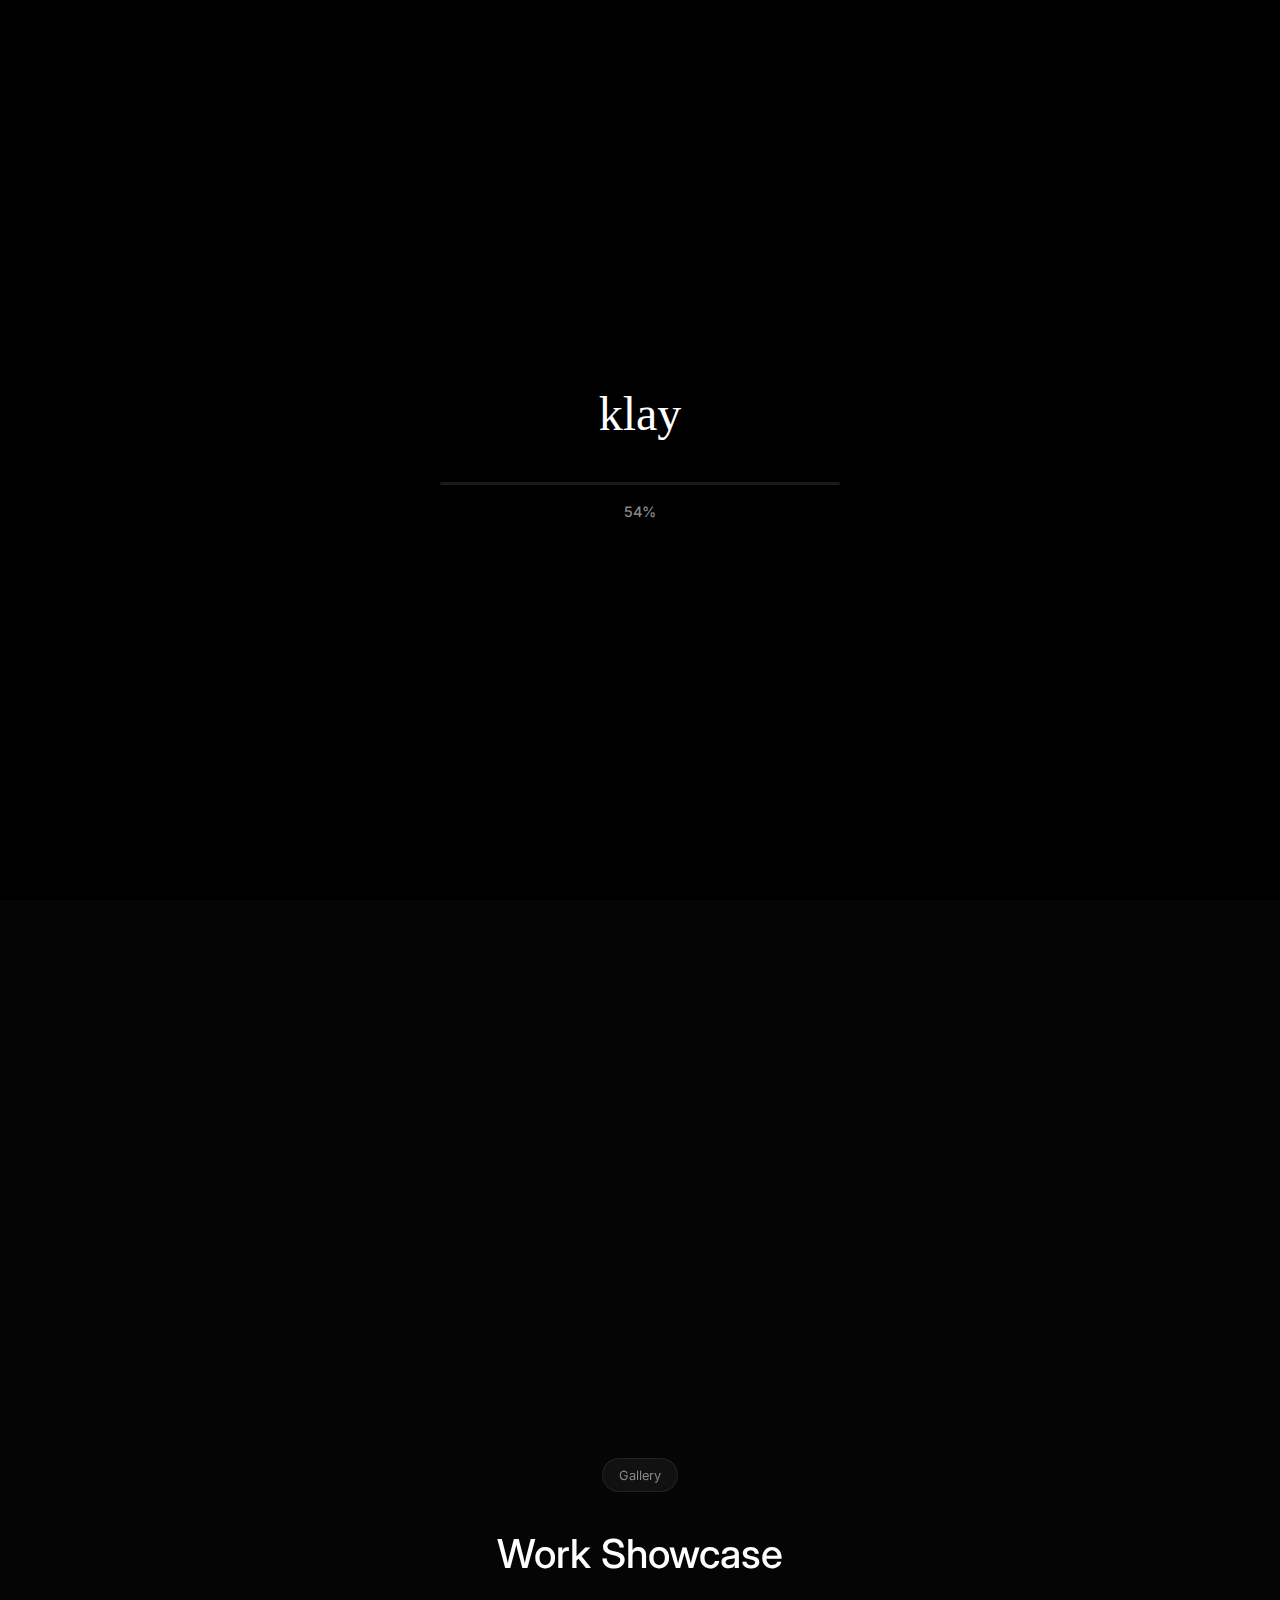
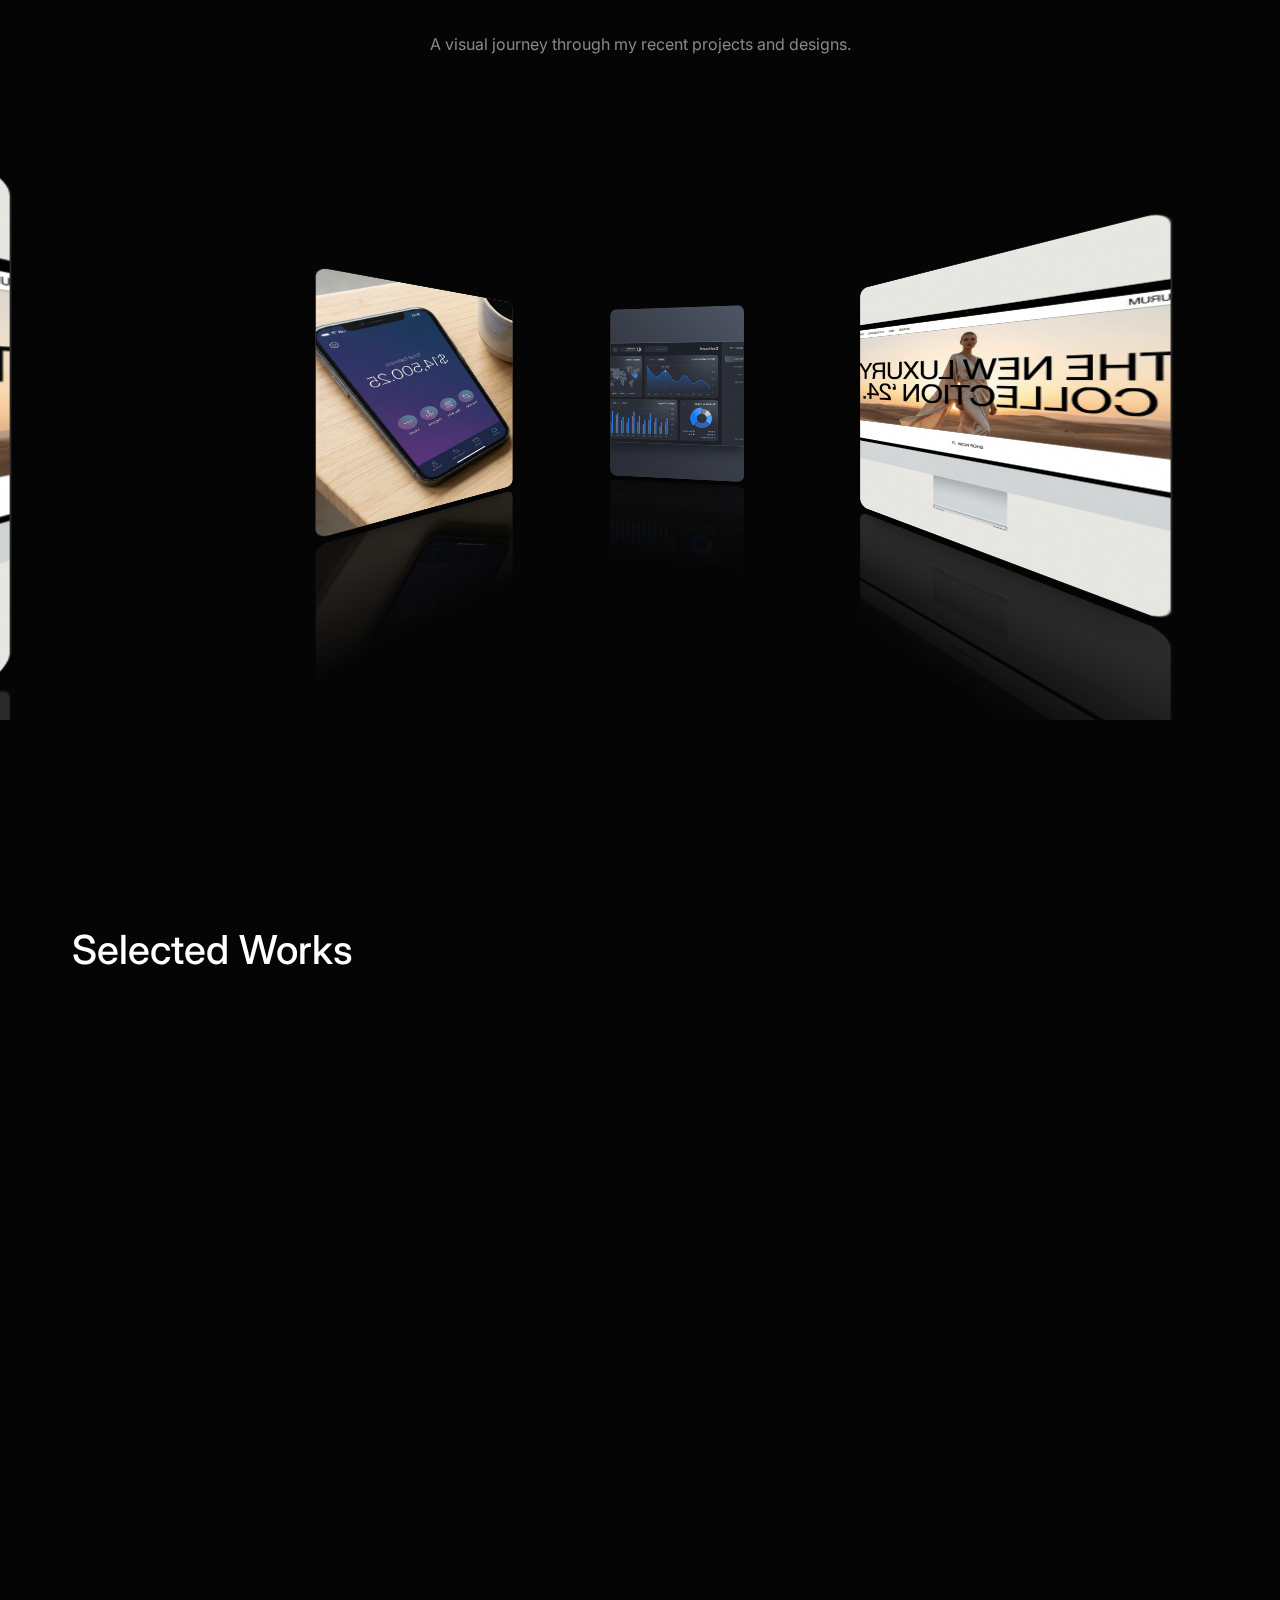
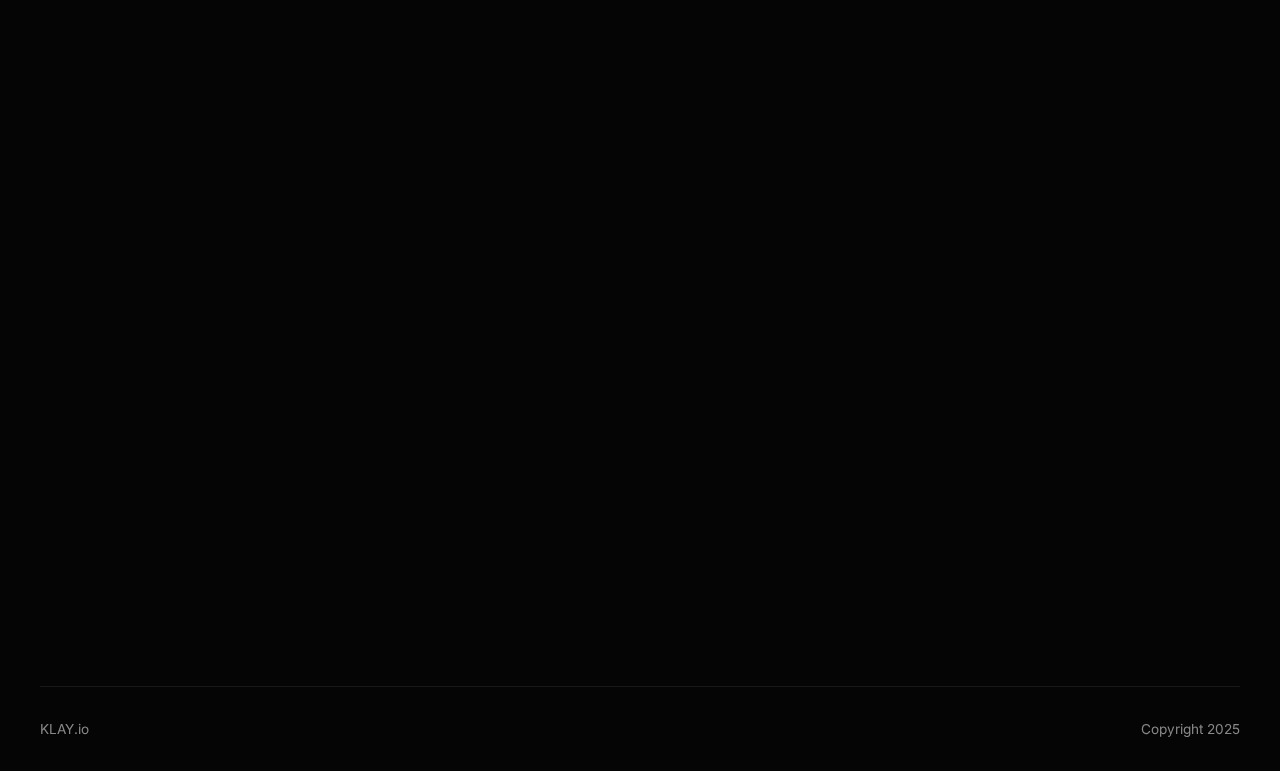
<file: index.html>
<!DOCTYPE html>
<html lang="en">
<head>
  <meta charset="UTF-8">
  <meta name="viewport" content="width=device-width, initial-scale=1.0">
  <title>Agu Kelechi | Portfolio</title>
  <link rel="preconnect" href="https://fonts.googleapis.com">
  <link rel="preconnect" href="https://fonts.gstatic.com" crossorigin>
  <link href="https://fonts.googleapis.com/css2?family=Inter:wght@300;400;500;600;700&family=Permanent+Marker&display=swap" rel="stylesheet">
  <link rel="icon" type="image/jpeg" href="assets/profile.jpg">
  <link rel="stylesheet" href="style.css">
</head>
<body>
  <!-- Preloader -->
  <div class="preloader">
    <div class="preloader-content">
      <div class="loader-logo">klay</div>
      <div class="loader-bar">
        <div class="loader-progress"></div>
      </div>
      <div class="loader-percentage">0%</div>
    </div>
  </div>

  <canvas id="waveform"></canvas>

  <header class="site-header">
    <div class="container flex justify-between items-center">
      <a href="#" class="logo">klay</a>
      <nav>
        <ul class="flex gap-6">
          <li><a href="index.html">Home</a></li>
          <li><a href="#projects">Projects</a></li>
          <li><a href="about.html">About</a></li>
        </ul>
      </nav>
      <a href="#contact" class="btn-small desktop-only">Let's Talk</a>
      
      <!-- Mobile Menu Button -->
      <button class="mobile-menu-btn" aria-label="Toggle Menu">
        <span></span>
        <span></span>
      </button>
    </div>
  </header>

  <!-- Mobile Menu Overlay -->
  <div class="mobile-menu">
    <nav>
      <ul>
        <li><a href="index.html" onclick="toggleMobileMenu()">Home</a></li>
        <li><a href="#projects" onclick="toggleMobileMenu()">Projects</a></li>
        <li><a href="about.html" onclick="toggleMobileMenu()">About</a></li>
        <li><a href="#contact" onclick="toggleMobileMenu()">Contact</a></li>
      </ul>
    </nav>
  </div>

  <main id="home">
    <!-- Hero Section -->
    <section class="hero container text-center reveal-on-scroll">
      <button class="badge-link" onclick="openSpotifyPlayer()">
        <div class="badge">
          <span class="playing-icon">🎵</span> Now Playing: Huntin Wabbitz - J. Cole
        </div>
      </button>
      <h1 class="hero-title">
        Building digital<br>experiences that matter.
      </h1>
      <p class="hero-subtitle">
        Hi, I'm Agu Kelechi, an IT professional and Product Designer with expertise in infrastructure management, network engineering, and user experience design. I create secure, scalable systems and intuitive digital products.
      </p>
      
      <div class="cta-wrapper">
        <a href="#projects" class="btn-glow">
          View Projects
          <svg width="20" height="20" viewBox="0 0 24 24" fill="none" stroke="currentColor" stroke-width="2"><line x1="5" y1="12" x2="19" y2="12"></line><polyline points="12 5 19 12 12 19"></polyline></svg>
        </a>
      </div>

        <div class="tech-logos-wrapper">
          <div class="tech-logos-track">
            <!-- Original Set -->
            <div class="tech-logo">Figma</div>
            <div class="tech-logo">React</div>
            <div class="tech-logo">Next.js</div>
            <div class="tech-logo">TypeScript</div>
            <div class="tech-logo">Tailwind</div>
            <div class="tech-logo">Node.js</div>
            <div class="tech-logo">Solidity</div>
            <div class="tech-logo">Web3.js</div>
            
            <!-- Duplicate Set for Infinite Scroll -->
            <div class="tech-logo">Figma</div>
            <div class="tech-logo">React</div>
            <div class="tech-logo">Next.js</div>
            <div class="tech-logo">TypeScript</div>
            <div class="tech-logo">Tailwind</div>
            <div class="tech-logo">Node.js</div>
            <div class="tech-logo">Solidity</div>
            <div class="tech-logo">Web3.js</div>
          </div>
        </div>
      </div>
    </section>

    <!-- Stats Section -->
    <section class="stats container grid-3 reveal-on-scroll">
      <div class="card glass-card">
        <div class="card-content">
          <h2><span class="stat-counter" data-target="3">0</span> Years</h2>
          <p>Experience</p>
          <span class="card-desc">Blending design insight with emerging front-end skills.</span>
        </div>
      </div>
      <div class="card glass-card">
        <div class="card-content">
          <h2>+<span class="stat-counter" data-target="7">0</span></h2>
          <p>Projects</p>
          <span class="card-desc">Clean, responsive interfaces solving real problems.</span>
        </div>
      </div>
      <div class="card glass-card">
        <div class="card-content">
          <h2>+<span class="stat-counter" data-target="5">0</span></h2>
          <p>Certifications</p>
          <span class="card-desc">Verified credentials reflecting continuous growth.</span>
        </div>
      </div>
    </section>

    <!-- 3D Carousel Gallery Section -->
    <section class="gallery-carousel-section">
      <div class="container">
        <div class="badge">Gallery</div>
        <h2 class="section-title">Work Showcase</h2>
        <p class="section-subtitle" style="max-width: 700px; margin: 0 auto 4rem;">
          A visual journey through my recent projects and designs.
        </p>
      </div>
      
      <div class="carousel-3d-wrapper">
        <div class="carousel-3d" id="carousel3d">
          <div class="carousel-item" style="--i: 0">
            <img src="assets/work1.png" alt="Dashboard UI" />
          </div>
          <div class="carousel-item" style="--i: 1">
            <img src="assets/work2.png" alt="Mobile Banking App" />
          </div>
          <div class="carousel-item" style="--i: 2">
            <img src="assets/work3.png" alt="Fashion E-commerce" />
          </div>
          <div class="carousel-item" style="--i: 3">
            <img src="assets/work1.png" alt="Dashboard UI" />
          </div>
          <div class="carousel-item" style="--i: 4">
            <img src="assets/work2.png" alt="Mobile Banking App" />
          </div>
          <div class="carousel-item" style="--i: 5">
            <img src="assets/work3.png" alt="Fashion E-commerce" />
          </div>
        </div>
      </div>
    </section>

    <!-- Projects Section -->
    <section id="projects" class="projects container">
      <h2 class="section-title">Selected Works</h2>
      <div class="grid-2">
        <!-- Project 1 -->
        <a href="https://www.behance.net/gallery/229162011/Rethinking-the-iOS-Home-Experience" target="_blank" class="card glass-card project-card reveal-on-scroll">
          <div class="card-content">
            <div class="card-header flex justify-between items-center">
              <span class="year">2025</span>
              <svg class="arrow-icon" width="20" height="20" viewBox="0 0 24 24" fill="none" stroke="currentColor" stroke-width="2"><line x1="7" y1="17" x2="17" y2="7"></line><polyline points="7 7 17 7 17 17"></polyline></svg>
            </div>
            <h3>iOS Home Customization</h3>
            <p>A concept redesign that simplifies home screen customization while preserving Apple’s clean experience.</p>
            <div class="tags flex gap-2">
              <span class="tag">Figma</span>
              <span class="tag">Notion</span>
            </div>
          </div>
        </a>

        <!-- Project 2 -->
        <a href="https://www.behance.net/gallery/211489705/Fluento" target="_blank" class="card glass-card project-card reveal-on-scroll">
          <div class="card-content">
            <div class="card-header flex justify-between items-center">
              <span class="year">2024</span>
              <svg class="arrow-icon" width="20" height="20" viewBox="0 0 24 24" fill="none" stroke="currentColor" stroke-width="2"><line x1="7" y1="17" x2="17" y2="7"></line><polyline points="7 7 17 7 17 17"></polyline></svg>
            </div>
            <h3>Fluento</h3>
            <p>A language learning app designed to make daily practice intuitive and engaging.</p>
            <div class="tags flex gap-2">
              <span class="tag">Figma</span>
              <span class="tag">Notion</span>
            </div>
          </div>
        </a>

        <!-- Project 3 -->
        <a href="https://www.behance.net/gallery/191061333/ACTIVE8" target="_blank" class="card glass-card project-card reveal-on-scroll">
          <div class="card-content">
            <div class="card-header flex justify-between items-center">
              <span class="year">2024</span>
              <svg class="arrow-icon" width="20" height="20" viewBox="0 0 24 24" fill="none" stroke="currentColor" stroke-width="2"><line x1="7" y1="17" x2="17" y2="7"></line><polyline points="7 7 17 7 17 17"></polyline></svg>
            </div>
            <h3>Active8</h3>
            <p>A fitness and wellness app built to motivate consistency through simple tracking.</p>
            <div class="tags flex gap-2">
              <span class="tag">Figma</span>
              <span class="tag">ChatGPT</span>
            </div>
          </div>
        </a>

        <!-- Project 4 -->
        <a href="https://www.behance.net/gallery/207566525/UX-Design-for-QR-Code-Payment-Fintech-App" target="_blank" class="card glass-card project-card reveal-on-scroll">
          <div class="card-content">
            <div class="card-header flex justify-between items-center">
              <span class="year">2024</span>
              <svg class="arrow-icon" width="20" height="20" viewBox="0 0 24 24" fill="none" stroke="currentColor" stroke-width="2"><line x1="7" y1="17" x2="17" y2="7"></line><polyline points="7 7 17 7 17 17"></polyline></svg>
            </div>
            <h3>Watashi</h3>
            <p>A fintech UX research project focused on simplifying financial decision-making.</p>
            <div class="tags flex gap-2">
              <span class="tag">Figma</span>
              <span class="tag">ChatGPT</span>
            </div>
          </div>
        </a>
      </div>
    </section>

    <!-- Creative Process Section -->
    <section class="process container reveal-on-scroll">
      <div class="badge">How I Work</div>
      <h2 class="section-title">My Creative Process</h2>
      <p class="section-subtitle" style="max-width: 700px; margin: 0 auto 4rem;">
        A structured approach to turning ideas into impactful digital experiences.
      </p>

      <div class="process-grid">
        <!-- Step 1: Discover -->
        <div class="process-card glass-card">
          <div class="process-number">01</div>
          <div class="process-icon">
            <svg width="32" height="32" viewBox="0 0 24 24" fill="none" stroke="currentColor" stroke-width="2">
              <circle cx="11" cy="11" r="8"></circle>
              <path d="m21 21-4.35-4.35"></path>
            </svg>
          </div>
          <h3>Discover</h3>
          <p>Research user needs, analyze competitors, and gather insights to understand the problem space deeply.</p>
        </div>

        <!-- Step 2: Define -->
        <div class="process-card glass-card">
          <div class="process-number">02</div>
          <div class="process-icon">
            <svg width="32" height="32" viewBox="0 0 24 24" fill="none" stroke="currentColor" stroke-width="2">
              <path d="M12 20h9"></path>
              <path d="M16.5 3.5a2.121 2.121 0 0 1 3 3L7 19l-4 1 1-4L16.5 3.5z"></path>
            </svg>
          </div>
          <h3>Define</h3>
          <p>Frame the core problem, establish goals, and create a strategic roadmap for the solution.</p>
        </div>

        <!-- Step 3: Design -->
        <div class="process-card glass-card">
          <div class="process-number">03</div>
          <div class="process-icon">
            <svg width="32" height="32" viewBox="0 0 24 24" fill="none" stroke="currentColor" stroke-width="2">
              <rect x="3" y="3" width="18" height="18" rx="2" ry="2"></rect>
              <line x1="9" y1="9" x2="15" y2="15"></line>
              <line x1="15" y1="9" x2="9" y2="15"></line>
            </svg>
          </div>
          <h3>Design</h3>
          <p>Prototype interfaces, iterate based on feedback, and refine the visual and interaction design.</p>
        </div>

        <!-- Step 4: Deliver -->
        <div class="process-card glass-card">
          <div class="process-number">04</div>
          <div class="process-icon">
            <svg width="32" height="32" viewBox="0 0 24 24" fill="none" stroke="currentColor" stroke-width="2">
              <polyline points="20 6 9 17 4 12"></polyline>
            </svg>
          </div>
          <h3>Deliver</h3>
          <p>Implement the solution, optimize performance, and ensure seamless handoff to development teams.</p>
        </div>
      </div>
    </section>

    <!-- Testimonials Section (Split Layout) -->
    <section id="testimonials" class="testimonials container">
      <div class="testimonials-split">
        <!-- Left Side: Static Content -->
        <div class="testimonials-static reveal-on-scroll">
          <div class="badge">Testimonials</div>
          <h2 class="section-title">Proven results,<br>delivered</h2>
          <p class="section-subtitle">
            See how leading teams are scaling their products with my design solutions.
          </p>
        </div>

        <!-- Right Side: Infinite Scroll -->
        <div class="testimonials-marquee-wrapper reveal-on-scroll">
          <div class="testimonials-track">
            <!-- Card 1 -->
            <div class="card glass-card testimonial-card">
              <div class="card-content">
                <div class="stat-number text-orange">2x</div>
                <p class="stat-desc">Faster development cycles with clean code handoffs.</p>
                <p class="quote">"Kelechi bridges the gap between design and engineering perfectly. The pixel-perfect implementation saved us weeks of back-and-forth."</p>
                <div class="author flex items-center gap-3">
                  <img src="assets/avatar1.png" alt="David Chen" class="avatar-small">
                  <div>
                    <h4>David Chen</h4>
                    <span class="role">VP Design, Airbnb</span>
                  </div>
                </div>
              </div>
            </div>

            <!-- Card 2 -->
            <div class="card glass-card testimonial-card">
              <div class="card-content">
                <div class="stat-number">30<span class="stat-unit">%</span></div>
                <p class="stat-desc">Conversion rate uplift on the new landing page.</p>
                <p class="quote">"Incredible turnaround time without sacrificing quality. The new landing page converted 30% better immediately."</p>
                <div class="author flex items-center gap-3">
                  <img src="assets/avatar3.png" alt="Emma Davis" class="avatar-small">
                  <div>
                    <h4>Emma Davis</h4>
                    <span class="role">CMO, Linear</span>
                  </div>
                </div>
              </div>
            </div>

            <!-- Card 3 -->
            <div class="card glass-card testimonial-card">
              <div class="card-content">
                <div class="stat-number text-orange">Premium</div>
                <p class="stat-desc">Visuals that elevate the brand instantly.</p>
                <p class="quote">"The animation work added that premium feel we were missing. Truly world-class attention to detail."</p>
                <div class="author flex items-center gap-3">
                  <img src="assets/avatar2.png" alt="Michael Chang" class="avatar-small">
                  <div>
                    <h4>Michael Chang</h4>
                    <span class="role">Founder, Vercel</span>
                  </div>
                </div>
              </div>
            </div>

            <!-- DUPLICATES -->
            <div class="card glass-card testimonial-card">
              <div class="card-content">
                <div class="stat-number text-orange">2x</div>
                <p class="stat-desc">Faster development cycles with clean code handoffs.</p>
                <p class="quote">"Kelechi bridges the gap between design and engineering perfectly. The pixel-perfect implementation saved us weeks of back-and-forth."</p>
                <div class="author flex items-center gap-3">
                  <img src="assets/avatar1.png" alt="David Chen" class="avatar-small">
                  <div>
                    <h4>David Chen</h4>
                    <span class="role">VP Design, Airbnb</span>
                  </div>
                </div>
              </div>
            </div>

            <div class="card glass-card testimonial-card">
              <div class="card-content">
                <div class="stat-number">30<span class="stat-unit">%</span></div>
                <p class="stat-desc">Conversion rate uplift on the new landing page.</p>
                <p class="quote">"Incredible turnaround time without sacrificing quality. The new landing page converted 30% better immediately."</p>
                <div class="author flex items-center gap-3">
                  <img src="assets/avatar3.png" alt="Emma Davis" class="avatar-small">
                  <div>
                    <h4>Emma Davis</h4>
                    <span class="role">CMO, Linear</span>
                  </div>
                </div>
              </div>
            </div>
            
             <div class="card glass-card testimonial-card">
              <div class="card-content">
                <div class="stat-number text-orange">Premium</div>
                <p class="stat-desc">Visuals that elevate the brand instantly.</p>
                <p class="quote">"The animation work added that premium feel we were missing. Truly world-class attention to detail."</p>
                <div class="author flex items-center gap-3">
                  <img src="assets/avatar2.png" alt="Michael Chang" class="avatar-small">
                  <div>
                    <h4>Michael Chang</h4>
                    <span class="role">Founder, Vercel</span>
                  </div>
                </div>
              </div>
            </div>

          </div>
        </div>
      </div>
    </section>

    <!-- Direct Connect Hub (Footer Replacement) -->
    <section id="contact" class="contact-hub container reveal-on-scroll">
      <div class="hub-header">
        <h2 class="hub-title">The Next<br>Conversation</h2>
        <p class="hub-subtitle">
          Crafting creative websites that engage your audience with storytelling, wit, and micro-interactions to make your brand unforgettable.
        </p>
      </div>
      
      <div class="hub-grid">
        <a href="mailto:kelechiogonnaya@gmail.com" class="hub-tile email-tile">
          <span class="tile-label">Email</span>
          <span class="tile-value">kelechiogonnaya@gmail.com</span>
          <svg class="arrow-icon" width="24" height="24" viewBox="0 0 24 24" fill="none" stroke="currentColor" stroke-width="2"><line x1="7" y1="17" x2="17" y2="7"></line><polyline points="7 7 17 7 17 17"></polyline></svg>
        </a>
        
        <div class="hub-tile social-tile">
          <span class="tile-label">Socials</span>
          <div class="social-links-grid">
            <a href="https://www.linkedin.com/in/agu-kelechi-5314a122a/" target="_blank" class="social-icon" aria-label="LinkedIn">
              <svg width="20" height="20" viewBox="0 0 24 24" fill="none" stroke="currentColor" stroke-width="2" stroke-linecap="round" stroke-linejoin="round"><path d="M16 8a6 6 0 0 1 6 6v7h-4v-7a2 2 0 0 0-2-2 2 2 0 0 0-2 2v7h-4v-7a6 6 0 0 1 6-6z"></path><rect x="2" y="9" width="4" height="12"></rect><circle cx="4" cy="4" r="2"></circle></svg>
            </a>
            <a href="https://www.behance.net/AguKelechi" target="_blank" class="social-icon" aria-label="Behance">
              <svg width="20" height="20" viewBox="0 0 24 24" fill="none" stroke="currentColor" stroke-width="2" stroke-linecap="round" stroke-linejoin="round"><path d="M3 7h5.5a2.5 2.5 0 1 1 0 5H3V7z"></path><path d="M3 12h6a3 3 0 1 1 0 6H3v-6z"></path><path d="M14 7h7"></path><path d="M16 12h5a3 3 0 1 0-5.5-2"></path></svg>
            </a>
            <a href="https://x.com/k4l4chi" target="_blank" class="social-icon" aria-label="Twitter/X">
              <svg width="20" height="20" viewBox="0 0 24 24" fill="none" stroke="currentColor" stroke-width="2" stroke-linecap="round" stroke-linejoin="round"><path d="M4 4l11.733 16h4.267l-11.733 -16z"></path><path d="M4 20l6.768 -6.768m2.46 -2.46l6.772 -6.772"></path></svg>
            </a>
            <a href="https://github.com/CommitMeMaybe" target="_blank" class="social-icon" aria-label="GitHub">
              <svg width="20" height="20" viewBox="0 0 24 24" fill="none" stroke="currentColor" stroke-width="2" stroke-linecap="round" stroke-linejoin="round"><path d="M9 19c-5 1.5-5-2.5-7-3m14 6v-3.87a3.37 3.37 0 0 0-.94-2.61c3.14-.35 6.44-1.54 6.44-7A5.44 5.44 0 0 0 20 4.77 5.07 5.07 0 0 0 19.91 1S18.73.65 16 2.48a13.38 13.38 0 0 0-7 0C6.27.65 5.09 1 5.09 1A5.07 5.07 0 0 0 5 4.77a5.44 5.44 0 0 0-1.5 3.78c0 5.42 3.3 6.61 6.44 7A3.37 3.37 0 0 0 9 18.13V22"></path></svg>
            </a>
          </div>
        </div>
        
        <a href="https://calendar.app.google/c1GpjAkm9Y2AxSgh8" target="_blank" class="hub-tile call-tile">
          <span class="tile-label">Book a Call</span>
          <span class="tile-value">Schedule 30 mins</span>
          <div class="calendar-icon">
             <svg width="24" height="24" viewBox="0 0 24 24" fill="none" stroke="currentColor" stroke-width="2"><rect x="3" y="4" width="18" height="18" rx="2" ry="2"></rect><line x1="16" y1="2" x2="16" y2="6"></line><line x1="8" y1="2" x2="8" y2="6"></line><line x1="3" y1="10" x2="21" y2="10"></line></svg>
          </div>
        </a>
      </div>
    </section>

  </main>

  <!-- Spotify Player Modal -->
  <div id="spotifyModal" class="spotify-modal">
    <div class="spotify-modal-content">
      <button class="spotify-modal-close" onclick="closeSpotifyPlayer()">&times;</button>
      <iframe 
        style="border-radius:8px" 
        src="https://open.spotify.com/embed/track/2cH8wHImerFokgmhjyhCTU?utm_source=generator&theme=0" 
        width="100%" 
        height="152" 
        frameBorder="0" 
        allowfullscreen="" 
        allow="autoplay; clipboard-write; encrypted-media; fullscreen; picture-in-picture" 
        loading="lazy">
      </iframe>
    </div>
  </div>

  <footer class="site-footer container flex justify-between items-center">
    <div class="footer-brand">KLAY.io</div>
    <div class="copyright">Copyright 2025</div>
  </footer>

  <script src="script.js"></script>
</body>
</html>
</file>
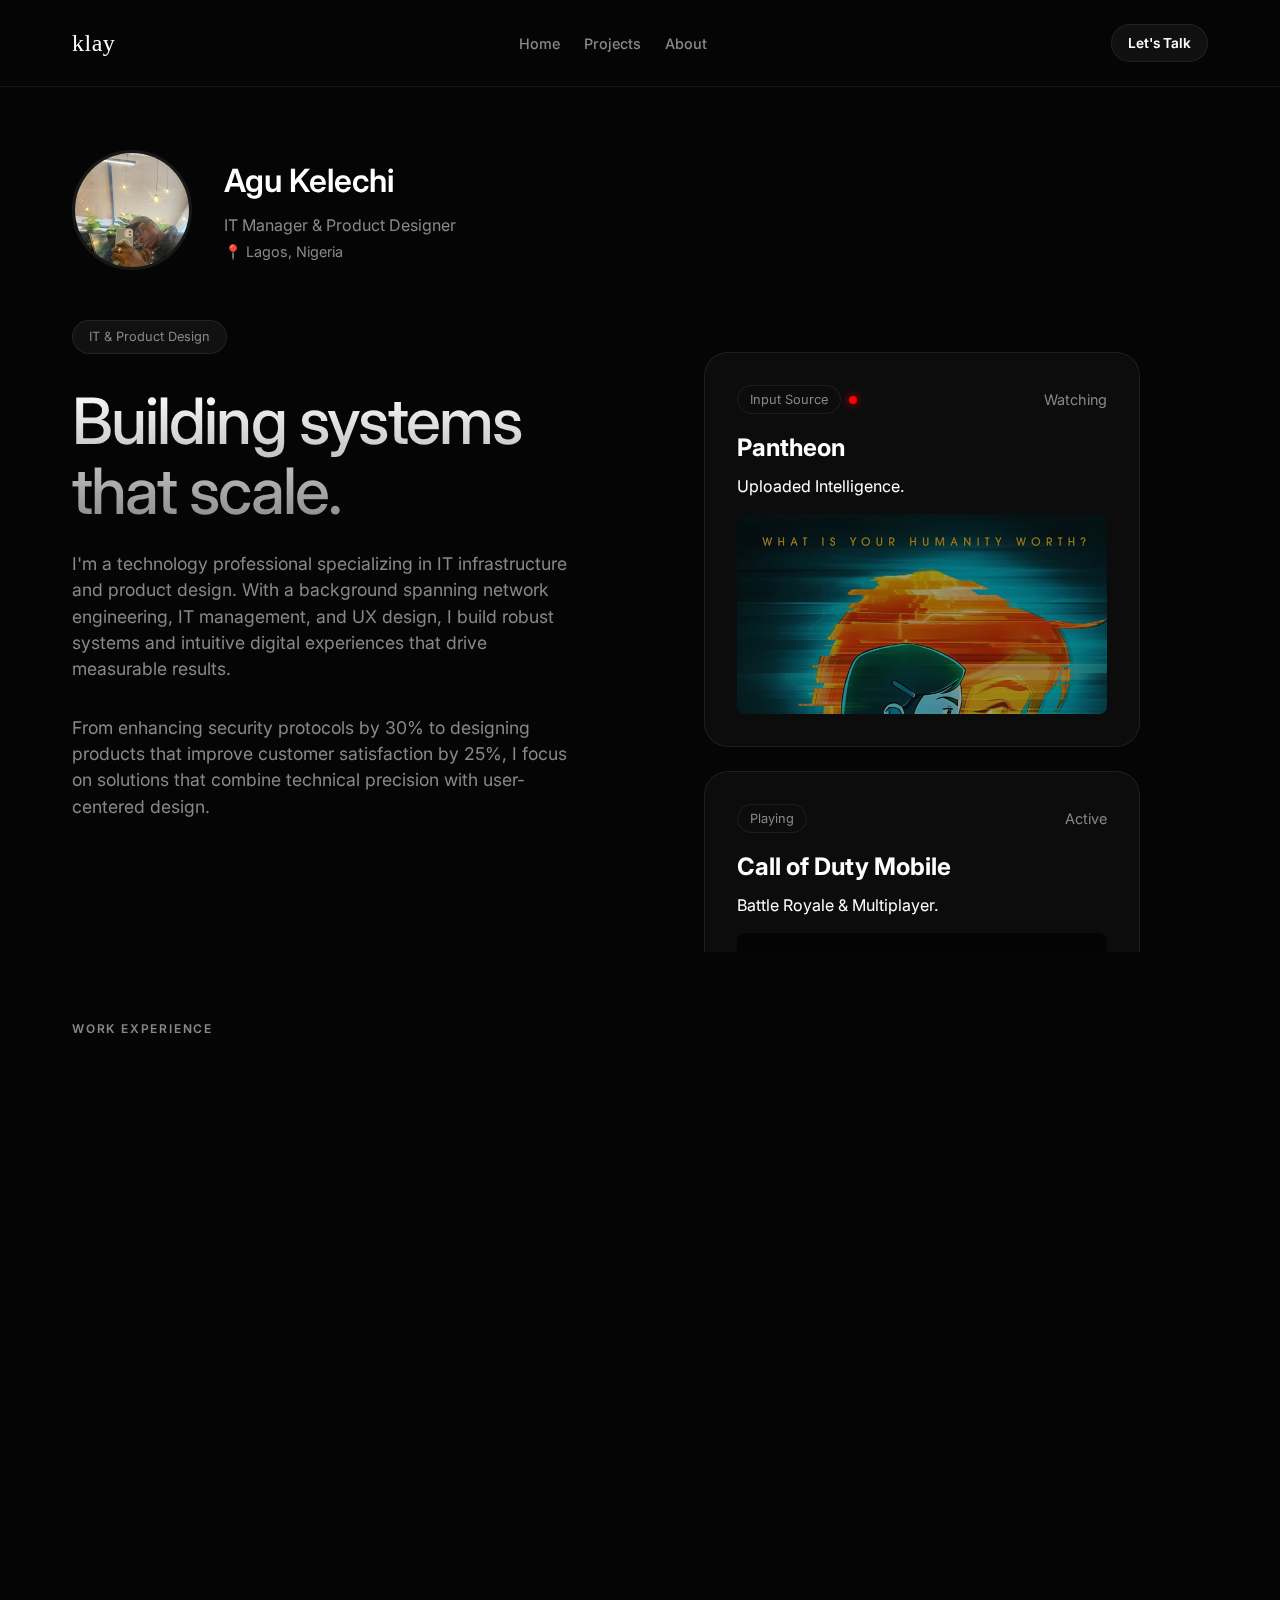
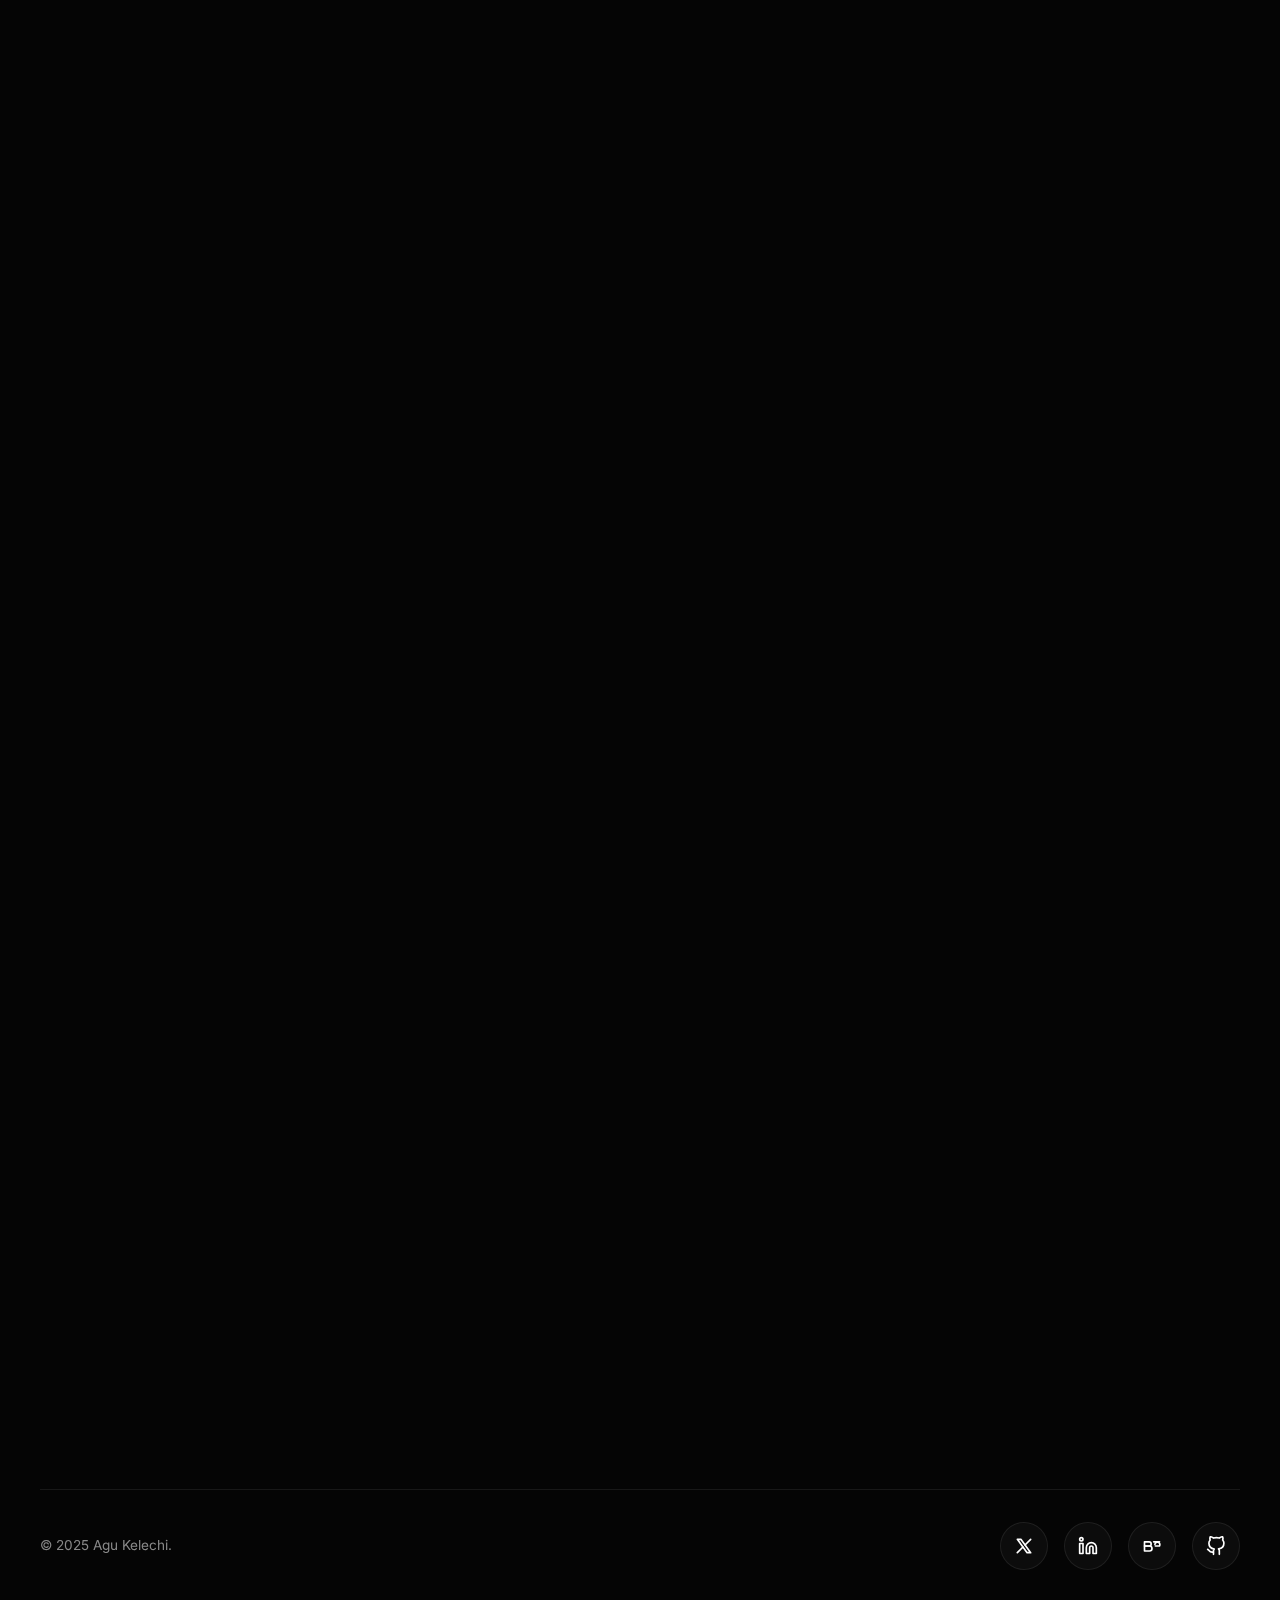
<file: about.html>
<!DOCTYPE html>
<html lang="en">
<head>
  <meta charset="UTF-8">
  <meta name="viewport" content="width=device-width, initial-scale=1.0">
  <title>About | Agu Kelechi</title>
  <link rel="preconnect" href="https://fonts.googleapis.com">
  <link rel="preconnect" href="https://fonts.gstatic.com" crossorigin>
  <link href="https://fonts.googleapis.com/css2?family=Inter:wght@300;400;500;600;700&family=Permanent+Marker&display=swap" rel="stylesheet">
  <link rel="stylesheet" href="style.css">
</head>
<body>
  <canvas id="waveform"></canvas>

  <header class="site-header">
    <div class="container flex justify-between items-center">
      <a href="index.html" class="logo">klay</a>
      <nav>
        <ul class="flex gap-6">
          <li><a href="index.html">Home</a></li>
          <li><a href="index.html#projects">Projects</a></li>
          <li><a href="about.html">About</a></li>
        </ul>
      </nav>
      <a href="index.html#contact" class="btn-small">Let's Talk</a>
    </div>
  </header>

  <main>
    <!-- Profile Section -->
    <section class="container" style="padding-top: 150px; padding-bottom: 50px;">
      <div class="profile-header reveal-on-scroll">
        <img src="assets/profile.jpg" alt="Agu Kelechi" class="profile-image">
        <div class="profile-info">
          <h2 class="profile-name">Agu Kelechi</h2>
          <p class="profile-title">IT Manager & Product Designer</p>
          <p class="profile-location">📍 Lagos, Nigeria</p>
        </div>
      </div>
    </section>

    <section class="container hero" style="padding-bottom: 100px; padding-top: 0;">
      <div class="testimonials-split" style="align-items: start;">
        
        <!-- Left: Bio -->
        <div class="testimonials-static reveal-on-scroll">
          <div class="badge">IT & Product Design</div>
          <h1 class="hero-title" style="font-size: 4rem;">Building systems<br>that scale.</h1>
          <p class="section-subtitle" style="max-width: 500px; margin-bottom: 2rem;">
            I'm a technology professional specializing in IT infrastructure and product design. With a background spanning network engineering, IT management, and UX design, I build robust systems and intuitive digital experiences that drive measurable results.
          </p>
          <p class="section-subtitle" style="max-width: 500px;">
            From enhancing security protocols by 30% to designing products that improve customer satisfaction by 25%, I focus on solutions that combine technical precision with user-centered design.
          </p>
        </div>

        <!-- Right: Bento Grid of Interests -->
        <div class="bento-grid-about reveal-on-scroll">
          <div class="bento-scroll-wrapper">
            <div class="bento-scroll-track">
              
              <!-- Item 1: Input Source (Media) -->
              <div class="glass-card bento-item media-card">
                <div class="card-header flex justify-between items-center">
                  <div class="flex items-center gap-2">
                    <span class="tag">Input Source</span>
                    <div class="recording-indicator"></div>
                  </div>
                  <span class="year">Watching</span>
                </div>
                
                <div class="media-content">
                  <h3 style="font-size: 1.5rem; margin-bottom: 0.5rem;">Pantheon</h3>
                  <p class="text-secondary">Uploaded Intelligence.</p>
                </div>
                
                <div class="show-thumbnail">
                  <img src="assets/pantheon-thumb.png" alt="Pantheon" />
                </div>
              </div>

              <!-- Item 2: Playing (Gaming) -->
              <div class="glass-card bento-item game-card">
                <div class="card-header flex justify-between items-center">
                  <span class="tag">Playing</span>
                  <span class="year">Active</span>
                </div>
                <h3 style="font-size: 1.5rem; margin-bottom: 0.5rem;">Call of Duty Mobile</h3>
                <p class="text-secondary">Battle Royale & Multiplayer.</p>
                <div class="game-thumbnail">
                  <img src="assets/cod-thumb.png" alt="Call of Duty Mobile" />
                </div>
              </div>

              <!-- Item 3: Simulation (Gaming) -->
              <div class="glass-card bento-item game-card">
                <div class="card-header flex justify-between items-center">
                  <span class="tag">Simulation</span>
                  <span class="year">Playing</span>
                </div>
                <h3 style="font-size: 1.5rem; margin-bottom: 0.5rem;">Cyberpunk 2077</h3>
                <p class="text-secondary">Phantom Liberty Expansion.</p>
                <div class="game-thumbnail">
                  <img src="assets/cyberpunk-thumb.png" alt="Cyberpunk 2077" />
                </div>
              </div>

              <!-- Item 4: Supporting (Football) -->
              <div class="glass-card bento-item game-card">
                <div class="card-header flex justify-between items-center">
                  <span class="tag">Supporting</span>
                  <span class="year">Always</span>
                </div>
                <h3 style="font-size: 1.5rem; margin-bottom: 0.5rem;">Manchester City</h3>
                <p class="text-secondary">Sky Blues. CTID.</p>
                <div class="game-thumbnail">
                  <img src="assets/mancity-thumb.png" alt="Manchester City" />
                </div>
              </div>

               <!-- Item 5: Stack (Tools) -->
               <div class="glass-card bento-item">
                <div class="card-header flex justify-between items-center">
                  <span class="tag">Toolkit</span>
                  <span class="year">Daily</span>
                </div>
                <div class="flex gap-3 flex-wrap">
                  <span class="tech-logo" style="font-size: 0.9rem;">VS Code</span>
                  <span class="tech-logo" style="font-size: 0.9rem;">Figma</span>
                  <span class="tech-logo" style="font-size: 0.9rem;">Arc</span>
                  <span class="tech-logo" style="font-size: 0.9rem;">Linear</span>
                </div>
              </div>

              <!-- Duplicate cards for infinite scroll -->
              <div class="glass-card bento-item media-card">
                <div class="card-header flex justify-between items-center">
                  <div class="flex items-center gap-2">
                    <span class="tag">Input Source</span>
                    <div class="recording-indicator"></div>
                  </div>
                  <span class="year">Watching</span>
                </div>
                
                <div class="media-content">
                  <div class="netflix-icon">
                    <svg width="24" height="24" viewBox="0 0 24 24" fill="none">
                      <path d="M5 3L8 21L13 3L16 21L19 3" stroke="#E50914" stroke-width="2" stroke-linecap="round" stroke-linejoin="round"/>
                    </svg>
                  </div>
                  <h3 style="font-size: 1.5rem; margin-bottom: 0.5rem;">Pantheon</h3>
                  <p class="text-secondary">Uploaded Intelligence.</p>
                </div>
                
                <div class="show-thumbnail">
                  <img src="assets/pantheon-thumb.png" alt="Pantheon" />
                </div>
              </div>

              <div class="glass-card bento-item game-card">
                <div class="card-header flex justify-between items-center">
                  <span class="tag">Playing</span>
                  <span class="year">Active</span>
                </div>
                <h3 style="font-size: 1.5rem; margin-bottom: 0.5rem;">Call of Duty Mobile</h3>
                <p class="text-secondary">Battle Royale & Multiplayer.</p>
                <div class="game-thumbnail">
                  <img src="assets/cod-thumb.png" alt="Call of Duty Mobile" />
                </div>
              </div>

              <div class="glass-card bento-item game-card">
                <div class="card-header flex justify-between items-center">
                  <span class="tag">Simulation</span>
                  <span class="year">Playing</span>
                </div>
                <h3 style="font-size: 1.5rem; margin-bottom: 0.5rem;">Cyberpunk 2077</h3>
                <p class="text-secondary">Phantom Liberty Expansion.</p>
              </div>

              <div class="glass-card bento-item game-card">
                <div class="card-header flex justify-between items-center">
                  <span class="tag">Supporting</span>
                  <span class="year">Always</span>
                </div>
                <h3 style="font-size: 1.5rem; margin-bottom: 0.5rem;">Manchester City</h3>
                <p class="text-secondary">Sky Blues. CTID.</p>
                <div class="game-thumbnail">
                  <img src="assets/mancity-thumb.png" alt="Manchester City" />
                </div>
              </div>

              <div class="glass-card bento-item">
                <div class="card-header flex justify-between items-center">
                  <span class="tag">Toolkit</span>
                  <span class="year">Daily</span>
                </div>
                <div class="flex gap-3 flex-wrap">
                  <span class="tech-logo" style="font-size: 0.9rem;">VS Code</span>
                  <span class="tech-logo" style="font-size: 0.9rem;">Figma</span>
                  <span class="tech-logo" style="font-size: 0.9rem;">Arc</span>
                  <span class="tech-logo" style="font-size: 0.9rem;">Linear</span>
                </div>
              </div>

              <!-- Item 6: AI Arts -->
              <div class="glass-card bento-item ai-art-card">
                <div class="card-header flex justify-between items-center">
                  <span class="tag">AI Arts</span>
                  <span class="year">Generated</span>
                </div>
                <h3 style="font-size: 1.5rem; margin-bottom: 0.5rem;">Digital Portraits</h3>
                <p class="text-secondary">AI-generated artwork.</p>
                <div class="ai-art-gallery">
                  <img src="assets/avatar1.png" alt="AI Art 1" class="ai-art-image active" />
                  <img src="assets/avatar2.png" alt="AI Art 2" class="ai-art-image" />
                  <img src="assets/avatar3.png" alt="AI Art 3" class="ai-art-image" />
                  <div class="ai-signature">Klay</div>
                </div>
              </div>
            </div>
          </div>
        </div>
      </div>
    </section>

    <!-- Work Experience Section -->
    <section class="container" style="padding-bottom: 100px;">
      <div class="work-experience">
        <h3 class="work-section-title">WORK EXPERIENCE</h3>
        
        <div class="work-item reveal-on-scroll">
          <div class="work-header">
            <div class="work-title-group">
              <h4 class="work-position">IT Manager | Targitt</h4>
              <p class="work-company">Experiential Limited</p>
            </div>
            <span class="work-date">May 2024 - Present</span>
          </div>
          <div class="work-description">
            <p>Installed and maintained IT infrastructure, enhancing security by 30%.</p>
            <p>Set up in-office internet system, boosting productivity.</p>
            <p>Collaborated with solar energy providers, ensuring uninterrupted power supply.</p>
            <p>Provided IT support with a 95% ticket resolution satisfaction rate.</p>
            <p>Trained 4 staff on new systems, increasing productivity by 19%.</p>
            <p>Managed software updates across 16 systems, optimizing performance.</p>
            <p>Implemented hardware protection strategies, securing systems.</p>
          </div>
        </div>

        <div class="work-item reveal-on-scroll">
          <div class="work-header">
            <div class="work-title-group">
              <h4 class="work-position">Product Designer | Winnovit</h4>
              <p class="work-company">Winnovit</p>
            </div>
            <span class="work-date">Jan 2024 - March 2024 (Remote)</span>
          </div>
          <div class="work-description">
            <p>Optimized product features using customer feedback, improving customer satisfaction by 25%.</p>
            <p>Developed 2 prototypes with rapid prototyping, reducing the product development cycle by 5%.</p>
            <p>Collaborated with engineers and product managers to ideate and brainstorm.</p>
            <p>Designed a user-friendly support center, decreasing user inquiries by 40% and increasing satisfaction by 16%.</p>
          </div>
        </div>

        <div class="work-item reveal-on-scroll">
          <div class="work-header">
            <div class="work-title-group">
              <h4 class="work-position">Network Engineering Intern | EKEDC</h4>
              <p class="work-company">Eko Electricity Distribution Company</p>
            </div>
            <span class="work-date">May 2020 - Nov 2020</span>
          </div>
          <div class="work-description">
            <p>Supported senior engineers in monitoring and troubleshooting network systems, significantly reducing downtime.</p>
            <p>Assisted in installing and managing routers and switches, enhancing connectivity across company locations.</p>
            <p>Conducted routine security checks, ensuring compliance and minimizing risks.</p>
            <p>Collaborated in documenting network configurations for accurate system upgrades.</p>
            <p>Provided technical support to internal teams, ensuring smooth operations.</p>
            <p>Managed network inventory, optimizing hardware resource allocation.</p>
            <p>Coordinated closely with manufacturers to maintain production quality, boosting product sales by 12%.</p>
          </div>
        </div>
        </div>
      </div>
    </section>

    <!-- Spotify Playlist Section -->
    <section class="container" style="padding-bottom: 100px;">
      <div class="spotify-section reveal-on-scroll">
        <div class="section-header" style="margin-bottom: 2rem;">
          <div class="badge">Audio Focus</div>
          <h2 class="section-title" style="margin-top: 1rem;">Current Rotation</h2>
          <p class="section-subtitle" style="max-width: 600px;">
            A curated playlist of tracks that fuel my creative process—from cinematic scores to ambient beats.
          </p>
        </div>
        <div class="spotify-embed-wrapper">
          <iframe 
            style="border-radius:12px" 
            src="https://open.spotify.com/embed/playlist/11mJz6u4SlgouyqLFFA4l8?utm_source=generator&theme=0" 
            width="100%" 
            height="380" 
            frameBorder="0" 
            allowfullscreen="" 
            allow="autoplay; clipboard-write; encrypted-media; fullscreen; picture-in-picture" 
            loading="lazy">
          </iframe>
        </div>
      </div>
    </section>
  </main>

  <footer class="site-footer container">
    <div class="flex justify-between items-center">
      <div>&copy; 2025 Agu Kelechi.</div>
      <div class="social-links-grid">
        <a href="https://x.com/k4l4chi" target="_blank" class="social-icon" aria-label="Twitter/X">
          <svg width="20" height="20" viewBox="0 0 24 24" fill="none" stroke="currentColor" stroke-width="2" stroke-linecap="round" stroke-linejoin="round"><path d="M4 4l11.733 16h4.267l-11.733 -16z"></path><path d="M4 20l6.768 -6.768m2.46 -2.46l6.772 -6.772"></path></svg>
        </a>
        <a href="https://www.linkedin.com/in/agu-kelechi-5314a122a/" target="_blank" class="social-icon" aria-label="LinkedIn">
          <svg width="20" height="20" viewBox="0 0 24 24" fill="none" stroke="currentColor" stroke-width="2" stroke-linecap="round" stroke-linejoin="round"><path d="M16 8a6 6 0 0 1 6 6v7h-4v-7a2 2 0 0 0-2-2 2 2 0 0 0-2 2v7h-4v-7a6 6 0 0 1 6-6z"></path><rect x="2" y="9" width="4" height="12"></rect><circle cx="4" cy="4" r="2"></circle></svg>
        </a>
        <a href="https://www.behance.net/AguKelechi" target="_blank" class="social-icon" aria-label="Behance">
          <svg width="20" height="20" viewBox="0 0 24 24" fill="none" stroke="currentColor" stroke-width="2" stroke-linecap="round" stroke-linejoin="round"><path d="M3 7h5.5a2.5 2.5 0 1 1 0 5H3V7z"></path><path d="M3 12h6a3 3 0 1 1 0 6H3v-6z"></path><path d="M14 7h7"></path><path d="M16 12h5a3 3 0 1 0-5.5-2"></path></svg>
        </a>
        <a href="https://github.com/CommitMeMaybe" target="_blank" class="social-icon" aria-label="GitHub">
          <svg width="20" height="20" viewBox="0 0 24 24" fill="none" stroke="currentColor" stroke-width="2" stroke-linecap="round" stroke-linejoin="round"><path d="M9 19c-5 1.5-5-2.5-7-3m14 6v-3.87a3.37 3.37 0 0 0-.94-2.61c3.14-.35 6.44-1.54 6.44-7A5.44 5.44 0 0 0 20 4.77 5.07 5.07 0 0 0 19.91 1S18.73.65 16 2.48a13.38 13.38 0 0 0-7 0C6.27.65 5.09 1 5.09 1A5.07 5.07 0 0 0 5 4.77a5.44 5.44 0 0 0-1.5 3.78c0 5.42 3.3 6.61 6.44 7A3.37 3.37 0 0 0 9 18.13V22"></path></svg>
        </a>
      </div>
    </div>
  </footer>

  <script src="script.js"></script>
</body>
</html>
</file>
<file: style.css>
:root {
  --bg-color: #050505; /* Deepest Black */
  --card-bg: rgba(255, 255, 255, 0.03);
  --card-border: rgba(255, 255, 255, 0.08);
  --text-primary: #ffffff;
  --text-secondary: #888888;
  --accent-orange: #ff5500; /* Nebula Orange */
  --accent-glow: rgba(255, 255, 255, 0.15);
  --font-main: 'Inter', sans-serif;
}

* {
  margin: 0;
  padding: 0;
  box-sizing: border-box;
  scroll-behavior: smooth;
}

/* Preloader */
.preloader {
  position: fixed;
  top: 0;
  left: 0;
  width: 100%;
  height: 100%;
  background: #000;
  z-index: 9999;
  display: flex;
  align-items: center;
  justify-content: center;
  transition: opacity 0.5s ease, visibility 0.5s ease;
}

.preloader.loaded {
  opacity: 0;
  visibility: hidden;
}

.preloader-content {
  text-align: center;
  max-width: 400px;
  width: 90%;
}

.loader-logo {
  font-family: 'Permanent Marker', cursive;
  font-size: 3rem;
  color: var(--text-primary);
  margin-bottom: 2rem;
  animation: fadeInUp 0.8s ease;
}

.loader-bar {
  width: 100%;
  height: 3px;
  background: rgba(255, 255, 255, 0.1);
  border-radius: 10px;
  overflow: hidden;
  margin-bottom: 1rem;
}

.loader-progress {
  height: 100%;
  background: linear-gradient(90deg, var(--primary-color), var(--accent-color));
  width: 0%;
  transition: width 0.3s ease;
  border-radius: 10px;
}

.loader-percentage {
  font-size: 0.9rem;
  color: var(--text-secondary);
  font-weight: 500;
}

@keyframes fadeInUp {
  from {
    opacity: 0;
    transform: translateY(20px);
  }
  to {
    opacity: 1;
    transform: translateY(0);
  }
}

body {
  font-family: var(--font-main);
  background-color: var(--bg-color);
  color: var(--text-primary);
  line-height: 1.5;
  overflow-x: hidden;
}

a {
  text-decoration: none;
  color: inherit;
  transition: all 0.3s ease;
}

ul {
  list-style: none;
}

/* Canvas Background */
#waveform {
  position: fixed;
  top: 0;
  left: 0;
  width: 100%;
  height: 100%;
  z-index: -1;
  opacity: 0.8; /* Increased visibility */
  pointer-events: none;
}

.container {
  max-width: 1200px;
  margin: 0 auto;
  padding: 0 2rem;
}

.flex { display: flex; }
.justify-between { justify-content: space-between; }
.items-center { align-items: center; }
.flex-col { flex-direction: column; }
.gap-6 { gap: 1.5rem; }
.gap-3 { gap: 0.75rem; }
.gap-2 { gap: 0.5rem; }
.text-center { text-align: center; }
.h-full { height: 100%; }
.mt-4 { margin-top: 1rem; }

.grid-3 {
  display: grid;
  grid-template-columns: repeat(auto-fit, minmax(300px, 1fr));
  gap: 2rem;
}

.grid-2 {
  display: grid;
  grid-template-columns: repeat(auto-fit, minmax(450px, 1fr));
  gap: 2rem;
}

/* Header */
.site-header {
  padding: 1.5rem 0;
  position: fixed;
  width: 100%;
  top: 0;
  z-index: 100;
  background: rgba(5, 5, 5, 0.8);
  backdrop-filter: blur(12px);
  border-bottom: 1px solid var(--card-border);
}

.logo {
  font-family: 'Permanent Marker', cursive;
  font-size: 1.5rem;
  font-weight: 400;
  letter-spacing: 0.02em;
  text-transform: lowercase;
}

nav ul li a {
  color: var(--text-secondary);
  font-size: 0.9rem;
  font-weight: 500;
}

nav ul li a:hover {
  color: var(--text-primary);
}

.btn-small {
  font-size: 0.85rem;
  font-weight: 600;
  padding: 0.5rem 1rem;
  border: 1px solid var(--card-border);
  border-radius: 20px;
  background: rgba(255,255,255,0.05);
}

.btn-small:hover {
  background: rgba(255,255,255,0.1);
  border-color: rgba(255,255,255,0.2);
}

/* Hero */
.hero {
  padding-top: 220px;
  padding-bottom: 200px; /* Increased from 150px */
  position: relative;
}

.badge {
  display: inline-flex;
  align-items: center;
  gap: 0.5rem;
  font-size: 0.8rem;
  color: var(--text-secondary);
  background: rgba(255,255,255,0.05);
  padding: 0.4rem 1rem;
  border-radius: 20px;
  border: 1px solid var(--card-border);
  margin-bottom: 2rem;
}

.playing-icon {
  font-size: 0.9rem;
}

.hero-title {
  font-size: 5rem;
  font-weight: 500;
  line-height: 1.1;
  letter-spacing: -0.03em;
  margin-bottom: 1.5rem;
  background: linear-gradient(to bottom, #fff, #888);
  background-clip: text;
  -webkit-background-clip: text;
  -webkit-text-fill-color: transparent;
}

.hero-subtitle {
  font-size: 1.25rem;
  color: var(--text-secondary);
  max-width: 600px;
  margin: 0 auto 3rem;
  line-height: 1.6;
}

/* Glowy CTA Button */
.cta-wrapper {
  display: inline-block;
  position: relative;
  padding: 2px; /* Space for the glow border */
  border-radius: 30px;
  background: linear-gradient(90deg, rgba(255,255,255,0.1), rgba(255,255,255,0));
  overflow: hidden;
}

.cta-wrapper::before {
  content: '';
  position: absolute;
  top: -50%;
  left: -50%;
  width: 200%;
  height: 200%;
  background: conic-gradient(transparent, rgba(255,255,255,0.8), transparent 30%);
  animation: rotate 4s linear infinite;
}

@keyframes rotate {
  100% { transform: rotate(360deg); }
}

.btn-glow {
  display: flex;
  align-items: center;
  gap: 0.5rem;
  background: #111;
  color: white;
  padding: 1rem 2.5rem;
  border-radius: 28px;
  font-weight: 600;
  position: relative;
  z-index: 1;
  transition: background 0.3s;
}

.btn-glow:hover {
  background: #222;
}

.btn-glow svg {
  transition: transform 0.3s;
}

.btn-glow:hover svg {
  transform: translateX(4px);
}

/* Tech Logos Marquee */
.tech-logos-wrapper {
  margin-top: 4rem;
  width: 100%;
  overflow-x: auto; /* Enable horizontal scroll */
  overflow-y: hidden;
  white-space: nowrap;
  cursor: grab;
  /* Hide scrollbar */
  -ms-overflow-style: none;
  scrollbar-width: none;
}

.tech-logos-wrapper::-webkit-scrollbar {
  display: none;
}

.tech-logos-wrapper:active {
  cursor: grabbing;
}

.tech-logos-track {
  display: flex;
  gap: 4rem;
  width: max-content;
  /* animation: scroll 30s linear infinite; Removed for JS control */
  padding: 0 2rem;
}

.tech-logo {
  font-size: 1.1rem;
  font-weight: 600;
  color: var(--text-secondary);
  text-transform: uppercase;
  letter-spacing: 0.05em;
  white-space: nowrap;
  opacity: 0.7;
  transition: opacity 0.3s, color 0.3s;
  user-select: none;
}

.tech-logo:hover {
  opacity: 1;
  color: var(--text-primary);
}

/* Glass Cards */
.glass-card {
  background: var(--card-bg);
  border: 1px solid var(--card-border);
  border-radius: 24px;
  padding: 2rem;
  transition: border-color 0.3s, transform 0.3s;
}

.glass-card:hover {
  border-color: rgba(255,255,255,0.2);
  transform: translateY(-5px);
}

.white-card {
  background: #ffffff;
  color: #000;
  border-radius: 24px;
  padding: 2rem;
}

.text-dark { color: #000 !important; }
.text-dark-muted { color: #666 !important; }

/* Stats */
.stats {
  margin-bottom: 200px; /* Increased spacing below stats */
}

.stats .glass-card {
  background: #0a0a0a; /* Darker background */
  border: 1px solid rgba(255, 255, 255, 0.05);
  padding: 2rem 1.5rem; /* Larger padding */
  display: flex;
  flex-direction: column;
  justify-content: center;
  min-height: 180px;
}

.stats h2 {
  font-size: 2.5rem; /* Larger number */
  font-weight: 700;
  margin-bottom: 0.5rem;
  letter-spacing: -0.02em;
  color: #fff;
}

.stats p {
  color: var(--text-secondary);
  font-size: 0.9rem;
  margin-bottom: 0.75rem;
  font-weight: 600;
}

.stats .card-desc {
  font-size: 0.8rem;
  color: var(--text-secondary);
  opacity: 0.7;
  line-height: 1.4;
}

/* 3D Carousel Gallery */
.gallery-carousel-section {
  margin-bottom: 200px;
  text-align: center;
  overflow: hidden;
  perspective: 1000px; /* Stronger perspective */
}

.carousel-3d-wrapper {
  perspective: 1000px;
  height: 600px; /* Increased height */
  display: flex;
  align-items: center;
  justify-content: center;
  margin-top: 2rem;
  transform-style: preserve-3d;
  cursor: grab;
}

.carousel-3d-wrapper:active {
  cursor: grabbing;
}

.carousel-3d {
  position: relative;
  width: 350px; /* Wider cards */
  height: 450px;
  transform-style: preserve-3d;
  /* animation: rotate3d 20s linear infinite; Removed for JS control */
}

.carousel-item {
  position: absolute;
  width: 100%;
  height: 100%;
  left: 0;
  top: 0;
  transform-origin: center;
  transform: 
    rotateY(calc(var(--i) * 60deg)) 
    translateZ(550px); /* Increased radius for more space */
  transition: transform 0.5s ease;
  -webkit-box-reflect: below 10px linear-gradient(transparent, transparent, rgba(0,0,0,0.2)); /* Reflection effect */
  user-select: none;
}

.carousel-item img {
  width: 100%;
  height: 100%;
  object-fit: cover;
  border-radius: 16px;
  box-shadow: 0 15px 50px rgba(0, 0, 0, 0.6);
  border: 1px solid rgba(255, 255, 255, 0.15);
  transition: transform 0.3s ease;
  pointer-events: none;
}

/* Hover effect to bring item forward */
.carousel-item:hover img {
  transform: scale(1.1);
  border-color: rgba(255, 255, 255, 0.4);
}

/* Projects Section */
/* Projects */
.projects { margin-bottom: 200px; } /* Increased from 150px */

.section-title {
  font-size: 2.5rem;
  margin-bottom: 3rem;
  font-weight: 500;
}

.project-card {
  display: block;
  min-height: 300px;
  display: flex;
  flex-direction: column;
  justify-content: flex-end;
}

.card-header { margin-bottom: 1rem; width: 100%; }
.year { font-size: 0.9rem; color: var(--text-secondary); }

.project-card h3 {
  font-size: 1.75rem;
  margin-bottom: 0.75rem;
  font-weight: 500;
}

.project-card p {
  color: var(--text-secondary);
  font-size: 1rem;
  margin-bottom: 1.5rem;
}

.arrow-icon {
  opacity: 0;
  transform: translate(-10px, 10px);
  transition: all 0.3s ease;
}

.project-card:hover .arrow-icon {
  transform: translate(4px, -4px);
}

/* Process Section */
.process {
  margin-bottom: 200px;
  text-align: center;
}

.process-grid {
  display: grid;
  grid-template-columns: repeat(auto-fit, minmax(250px, 1fr));
  gap: 2rem;
  margin-top: 3rem;
}

.process-card {
  padding: 2.5rem 2rem;
  text-align: left;
  position: relative;
  overflow: hidden;
  transition: all 0.3s ease;
}

.process-card:hover {
  transform: translateY(-5px);
  border-color: rgba(255, 255, 255, 0.2);
}

.process-number {
  position: absolute;
  top: 1.5rem;
  right: 1.5rem;
  font-size: 3rem;
  font-weight: 700;
  color: rgba(255, 255, 255, 0.05);
  line-height: 1;
}

.process-icon {
  width: 48px;
  height: 48px;
  background: rgba(255, 255, 255, 0.05);
  border-radius: 12px;
  display: flex;
  align-items: center;
  justify-content: center;
  margin-bottom: 1.5rem;
  color: var(--primary-color);
}

.process-card h3 {
  font-size: 1.5rem;
  margin-bottom: 1rem;
  color: var(--text-primary);
}

.process-card p {
  font-size: 0.95rem;
  line-height: 1.6;
  color: var(--text-secondary);
}

.tag {
  font-size: 0.8rem;
  padding: 0.25rem 0.75rem;
  border: 1px solid var(--card-border);
  border-radius: 20px;
  color: var(--text-secondary);
}

/* Testimonials (Bento Grid) */
.testimonials { margin-bottom: 200px; } /* Increased from 150px */

.section-title-center {
  font-size: 3.5rem;
  font-weight: 500;
  margin: 1rem 0;
  letter-spacing: -0.02em;
}

.section-subtitle {
  color: var(--text-secondary);
  margin-bottom: 4rem;
}

/* Testimonials Split Layout */
.testimonials-split {
  display: grid;
  grid-template-columns: 1fr 1fr;
  gap: 4rem;
  align-items: center; /* Center vertically */
}

.testimonials-static {
  text-align: left;
}

.testimonials-static .section-title {
  font-size: 3.5rem;
  margin-bottom: 1.5rem;
  line-height: 1.1;
}

.testimonials-static .section-subtitle {
  margin-bottom: 3rem;
  font-size: 1.1rem;
  max-width: 400px;
}

.static-stat-card {
  display: inline-block;
  min-width: 300px;
}

/* Testimonials Marquee */
.testimonials-marquee-wrapper {
  height: 600px;
  overflow: hidden;
  position: relative;
  mask-image: linear-gradient(to bottom, transparent, black 15%, black 85%, transparent);
  -webkit-mask-image: linear-gradient(to bottom, transparent, black 15%, black 85%, transparent);
}

.testimonials-track {
  display: flex;
  flex-direction: column;
  gap: 2rem;
  animation: scroll-vertical 40s linear infinite;
}

.testimonial-card {
  /* Merged card styling */
  display: flex;
  flex-direction: column;
  gap: 2rem; /* Increased spacing between contents */
  padding: 3rem; /* Increased padding */
  background: rgba(255, 255, 255, 0.03);
  border: 1px solid var(--card-border);
  border-radius: 24px;
}

.testimonial-card p.badge {
  display: inline-block;
  padding: 0.5rem 1rem;
  background: rgba(255, 255, 255, 0.05);
  border: 1px solid var(--card-border);
  border-radius: 50px;
  font-size: 0.85rem;
  font-weight: 500;
  margin-bottom: 2rem;
  transition: all 0.3s ease;
}

.badge-link {
  text-decoration: none;
  display: inline-block;
  background: none;
  border: none;
  cursor: pointer;
  padding: 0;
}

.badge-link:hover .badge {
  background: rgba(255, 255, 255, 0.08);
  border-color: rgba(255, 255, 255, 0.2);
  transform: translateY(-2px);
}

.testimonial-card .stat-number {
  font-size: 2.5rem;
  font-weight: 600;
  margin-bottom: 0.5rem;
}

.testimonial-card .stat-desc {
  font-size: 0.9rem;
  color: var(--text-secondary);
  text-transform: uppercase;
  letter-spacing: 0.05em;
  margin-bottom: 1rem;
}

.testimonial-card .quote {
  font-size: 1.25rem;
  line-height: 1.6;
  color: #e0e0e0; /* Brighter text for hierarchy */
  font-weight: 400;
}

.testimonial-card .author h4 {
  font-size: 1rem;
  font-weight: 600;
  color: #fff;
}

.testimonial-card .author .role {
  font-size: 0.85rem;
  color: #666; /* Muted role text */
}

.avatar-small {
  width: 48px;
  height: 48px;
  border-radius: 50%;
  object-fit: cover;
  border: 2px solid var(--card-border);
}

@keyframes scroll-vertical {
  0% { transform: translateY(0); }
  100% { transform: translateY(-50%); }
}

/* Scroll Animations */
.reveal-on-scroll {
  opacity: 0;
  transform: translateY(30px);
  transition: all 0.8s ease-out;
}

.reveal-on-scroll.is-visible {
  opacity: 1;
  transform: translateY(0);
}

/* Contact Hub */
.contact-hub {
  display: grid;
  grid-template-columns: 1fr 1fr;
  gap: 4rem;
  margin-bottom: 150px; /* Increased from 100px */
  align-items: start;
}

.hub-title {
  font-size: 3.5rem;
  line-height: 1.1;
  margin-bottom: 1.5rem;
  background: linear-gradient(to right, #fff, #666);
  background-clip: text;
  -webkit-background-clip: text;
  -webkit-text-fill-color: transparent;
}

.hub-subtitle {
  color: var(--text-secondary);
  font-size: 1.1rem;
  max-width: 400px;
}

.hub-grid {
  display: flex;
  flex-direction: column;
  gap: 1rem;
}

.hub-tile {
  background: var(--card-bg);
  border: 1px solid var(--card-border);
  padding: 1.5rem 2rem;
  border-radius: 16px;
  display: flex;
  justify-content: space-between;
  align-items: center;
  transition: all 0.3s;
}

.hub-tile:hover {
  background: rgba(255,255,255,0.05);
  border-color: rgba(255,255,255,0.2);
}

.tile-label {
  font-size: 0.8rem;
  text-transform: uppercase;
  letter-spacing: 0.05em;
  color: var(--text-secondary);
}

.tile-value {
  font-size: 1.1rem;
  font-weight: 500;
}

.social-links-grid {
  display: flex;
  gap: 1rem;
}

.social-icon {
  width: 48px;
  height: 48px;
  display: flex;
  align-items: center;
  justify-content: center;
  border-radius: 50%;
  border: 1px solid var(--card-border);
  background: rgba(255, 255, 255, 0.03);
  transition: all 0.3s ease;
}

.social-icon:hover {
  background: rgba(255, 255, 255, 0.08);
  border-color: rgba(255, 255, 255, 0.2);
  transform: translateY(-2px);
}

.social-icon svg {
  color: var(--text-primary);
}

.social-links-grid a:not(.social-icon) {
  font-size: 0.9rem;
  color: var(--text-primary);
  border-bottom: 1px solid transparent;
}

.social-links-grid a:not(.social-icon):hover {
  border-bottom-color: var(--text-primary);
}

/* Footer */
.site-footer {
  padding: 2rem 0;
  border-top: 1px solid var(--card-border);
  color: var(--text-secondary);
  font-size: 0.85rem;
}

/* Spotify Modal */
.spotify-modal {
  display: none;
  position: fixed;
  z-index: 1000;
  left: 0;
  top: 0;
  width: 100%;
  height: 100%;
  background-color: rgba(0, 0, 0, 0.6);
  backdrop-filter: blur(5px);
}

.spotify-modal.active {
  display: block;
}

.spotify-modal-content {
  position: absolute;
  top: 80px;
  left: 50%;
  transform: translateX(-50%) translateY(-120%);
  background: #000;
  padding: 1.5rem;
  border-radius: 12px;
  max-width: 400px;
  width: 90%;
  border: 1px solid var(--card-border);
  box-shadow: 0 10px 40px rgba(0, 0, 0, 0.5);
  transition: transform 0.4s cubic-bezier(0.4, 0, 0.2, 1);
}

.spotify-modal.active .spotify-modal-content {
  transform: translateX(-50%) translateY(0);
}

.spotify-modal-close {
  position: absolute;
  top: 0.75rem;
  right: 0.75rem;
  background: rgba(255, 255, 255, 0.1);
  border: 1px solid var(--card-border);
  color: white;
  font-size: 1.5rem;
  width: 32px;
  height: 32px;
  border-radius: 50%;
  cursor: pointer;
  display: flex;
  align-items: center;
  justify-content: center;
  transition: all 0.3s ease;
  line-height: 1;
  z-index: 10;
}

.spotify-modal-close:hover {
  background: rgba(255, 255, 255, 0.2);
  transform: rotate(90deg);
}

.spotify-modal iframe {
  border-radius: 8px;
}

/* Profile Section */
.profile-header {
  display: flex;
  align-items: center;
  gap: 2rem;
  max-width: 600px;
}

.profile-image {
  width: 120px;
  height: 120px;
  border-radius: 50%;
  object-fit: cover;
  border: 3px solid var(--card-border);
}

.profile-info {
  flex: 1;
}

.profile-name {
  font-size: 2rem;
  font-weight: 600;
  margin-bottom: 0.5rem;
  color: var(--text-primary);
}

.profile-title {
  font-size: 1rem;
  color: var(--text-secondary);
  margin-bottom: 0.25rem;
}

.profile-location {
  font-size: 0.9rem;
  color: var(--text-secondary);
}

/* Work Experience Section */
.work-experience {
  max-width: 900px;
}

.work-section-title {
  font-size: 0.75rem;
  font-weight: 600;
  letter-spacing: 0.15em;
  color: var(--text-secondary);
  margin-bottom: 3rem;
}

.work-item {
  border-left: 2px solid var(--card-border);
  padding-left: 2rem;
  margin-bottom: 3rem;
  opacity: 0;
  transform: translateX(-30px);
  transition: all 0.6s cubic-bezier(0.4, 0, 0.2, 1);
}

.work-item.is-visible {
  opacity: 1;
  transform: translateX(0);
}

.work-header {
  display: flex;
  justify-content: space-between;
  align-items: flex-start;
  margin-bottom: 1.5rem;
  gap: 2rem;
}

.work-title-group {
  flex: 1;
}

.work-position {
  font-size: 1.5rem;
  font-weight: 600;
  color: var(--text-primary);
  margin-bottom: 0.5rem;
}

.work-company {
  font-size: 1rem;
  color: var(--text-secondary);
  margin: 0;
}

.work-date {
  font-size: 0.9rem;
  color: var(--text-secondary);
  white-space: nowrap;
}

.work-description {
  display: flex;
  flex-direction: column;
  gap: 1rem;
}

.work-description p {
  font-size: 1rem;
  line-height: 1.6;
  color: #aaa;
  margin: 0;
}

/* Spotify Section */
.spotify-section {
  max-width: 800px;
}

.spotify-embed-wrapper {
  border-radius: 12px;
  overflow: hidden;
  box-shadow: 0 8px 32px rgba(0, 0, 0, 0.3);
}

.spotify-embed-wrapper iframe {
  display: block;
}

/* About Page */
.bento-grid-about {
  display: block;
  max-width: 500px;
  max-height: 600px;
  width: 100%;
  padding: 2rem;
}

.bento-scroll-wrapper {
  overflow: hidden;
  position: relative;
  height: 600px;
  width: 100%;
}

.bento-scroll-track {
  display: flex;
  flex-direction: column;
  gap: 1.5rem;
  animation: bentoScroll 30s linear infinite;
}

.bento-scroll-track:hover {
  animation-play-state: paused;
}

@keyframes bentoScroll {
  0% {
    transform: translateY(0);
  }
  100% {
    transform: translateY(-50%);
  }
}

/* Media Card Enhancements */
.media-card {
  position: relative;
  overflow: hidden;
}

.recording-indicator {
  width: 8px;
  height: 8px;
  background: #ff0000;
  border-radius: 50%;
  animation: blink 1.5s ease-in-out infinite;
  box-shadow: 0 0 8px rgba(255, 0, 0, 0.8);
}

@keyframes blink {
  0%, 100% {
    opacity: 1;
  }
  50% {
    opacity: 0.3;
  }
}

.netflix-icon {
  display: inline-block;
  margin-bottom: 0.5rem;
  transform: perspective(100px) rotateY(-10deg) rotateX(5deg);
}

.media-content {
  position: relative;
  z-index: 2;
}

.show-thumbnail {
  margin-top: 1rem;
  border-radius: 8px;
  overflow: hidden;
  opacity: 0.6;
  transition: opacity 0.3s ease;
  max-height: 200px;
}

.show-thumbnail img {
  width: 100%;
  height: 100%;
  object-fit: cover;
  display: block;
  border-radius: 8px;
}

.media-card:hover .show-thumbnail {
  opacity: 1;
}

.game-thumbnail {
  margin-top: 1rem;
  border-radius: 8px;
  overflow: hidden;
  opacity: 0.6;
  transition: opacity 0.3s ease;
  max-height: 200px;
}

.game-thumbnail img {
  width: 100%;
  height: 100%;
  object-fit: cover;
  display: block;
  border-radius: 8px;
}

.game-card:hover .game-thumbnail {
  opacity: 1;
}

/* AI Arts Card */
.ai-art-gallery {
  margin-top: 1rem;
  border-radius: 8px;
  overflow: hidden;
  position: relative;
  max-height: 200px;
}

.ai-art-image {
  width: 100%;
  height: 100%;
  object-fit: cover;
  display: block;
  border-radius: 8px;
  opacity: 0;
  transition: opacity 1s ease-in-out;
  position: absolute;
  top: 0;
  left: 0;
}

.ai-art-image.active {
  opacity: 1;
  position: relative;
}

.ai-signature {
  position: absolute;
  bottom: 1rem;
  right: 1rem;
  font-family: 'Permanent Marker', cursive;
  font-size: 1.2rem;
  color: rgba(255, 255, 255, 0.8);
  text-shadow: 2px 2px 4px rgba(0, 0, 0, 0.8);
  z-index: 10;
}

.thumbnail-placeholder {
  width: 100%;
  aspect-ratio: 16/9;
  border-radius: 8px;
  overflow: hidden;
}

.bento-item {
  display: flex;
  flex-direction: column;
  justify-content: space-between;
  min-height: 180px;
}

/* Mobile Navigation */
.mobile-menu-btn {
  display: none;
  background: none;
  border: none;
  cursor: pointer;
  z-index: 200;
  padding: 0.5rem;
}

.mobile-menu-btn span {
  display: block;
  width: 24px;
  height: 2px;
  background-color: var(--text-primary);
  margin: 6px 0;
  transition: all 0.3s ease;
}

.mobile-menu {
  position: fixed;
  top: 0;
  left: 0;
  width: 100%;
  height: 100vh;
  background: #000;
  z-index: 150;
  display: flex;
  align-items: center;
  justify-content: center;
  opacity: 0;
  visibility: hidden;
  transition: all 0.4s ease;
}

.mobile-menu.active {
  opacity: 1;
  visibility: visible;
}

.mobile-menu nav ul {
  display: flex;
  flex-direction: column;
  gap: 2rem;
  text-align: center;
}

.mobile-menu nav ul li a {
  font-size: 2rem;
  font-weight: 600;
  color: var(--text-primary);
}

.mobile-menu-btn.active span:nth-child(1) {
  transform: rotate(45deg) translate(5px, 6px);
}

.mobile-menu-btn.active span:nth-child(2) {
  transform: rotate(-45deg) translate(5px, -6px);
}

.desktop-only {
  display: inline-block;
}

/* Responsive */
@media (max-width: 1024px) {
  .hero-title { font-size: 4rem; }
  .grid-2 { grid-template-columns: 1fr; }
  .testimonials-split { grid-template-columns: 1fr; gap: 3rem; }
  .testimonials-static { text-align: center; margin-bottom: 2rem; }
  .testimonials-static .section-subtitle { margin: 0 auto 2rem; }
  .contact-hub { grid-template-columns: 1fr; }
  .bento-grid-about { grid-template-columns: 1fr; max-width: 100%; }
}

@media (max-width: 768px) {
  .site-header { padding: 1rem 0; }
  .hero { padding-top: 150px; padding-bottom: 100px; }
  .hero-title { font-size: 3rem; }
  .section-title { font-size: 2rem; }
  .section-title-center { font-size: 2.5rem; }
  
  .grid-3 { grid-template-columns: 1fr; }
  
  .stats { margin-bottom: 100px; }
  .projects { margin-bottom: 100px; }
  .gallery-carousel-section { margin-bottom: 100px; }
  .process { margin-bottom: 100px; }
  .testimonials { margin-bottom: 100px; }
  .contact-hub { margin-bottom: 100px; }
  
  /* Adjust 3D Carousel for Mobile */
  .carousel-3d-wrapper {
    height: 400px;
    perspective: 800px;
  }
  
  .carousel-3d {
    width: 260px;
    height: 350px;
  }
  
  .carousel-item {
    transform: 
      rotateY(calc(var(--i) * 60deg)) 
      translateZ(350px); /* Reduced radius */
  }
  
  /* Adjust Bento Grid for Mobile */
  .bento-scroll-wrapper { height: 500px; }
  
  /* Hide Navigation Links on Mobile (Will add hamburger later) */
  .site-header nav ul {
    display: none; 
  }
  
  .desktop-only {
    display: none;
  }
  
  .mobile-menu-btn {
    display: block;
  }
  
  .site-header .container {
    position: relative;
  }
}

@media (max-width: 480px) {
  .hero-title { font-size: 2.5rem; }
  .container { padding: 0 1.5rem; }
  
  .stats h2 { font-size: 2rem; }
  
  /* Further reduce Carousel for small phones */
  .carousel-3d {
    width: 220px;
    height: 300px;
  }
  
  .carousel-item {
    transform: 
      rotateY(calc(var(--i) * 60deg)) 
      translateZ(280px); /* Further reduced radius */
  }
  
  .project-card { min-height: auto; }
  .project-card h3 { font-size: 1.5rem; }
}
</file>
